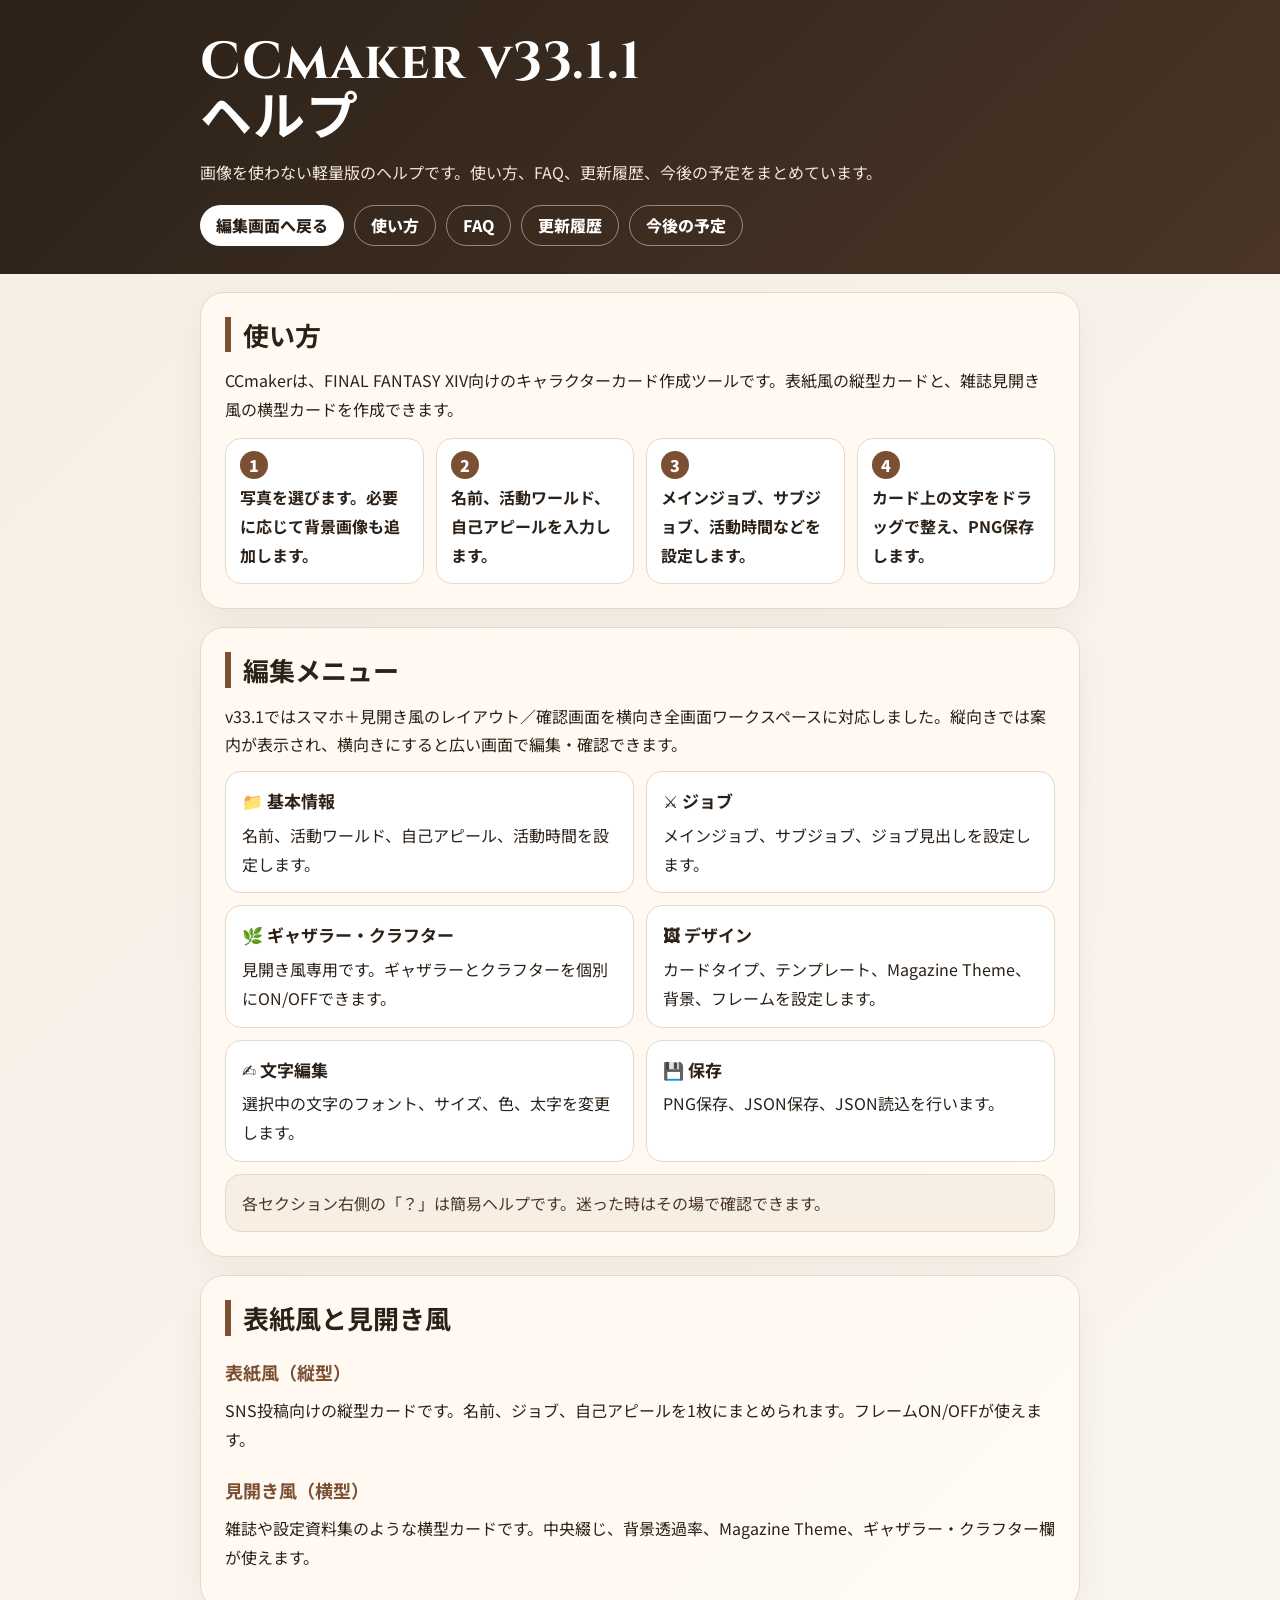
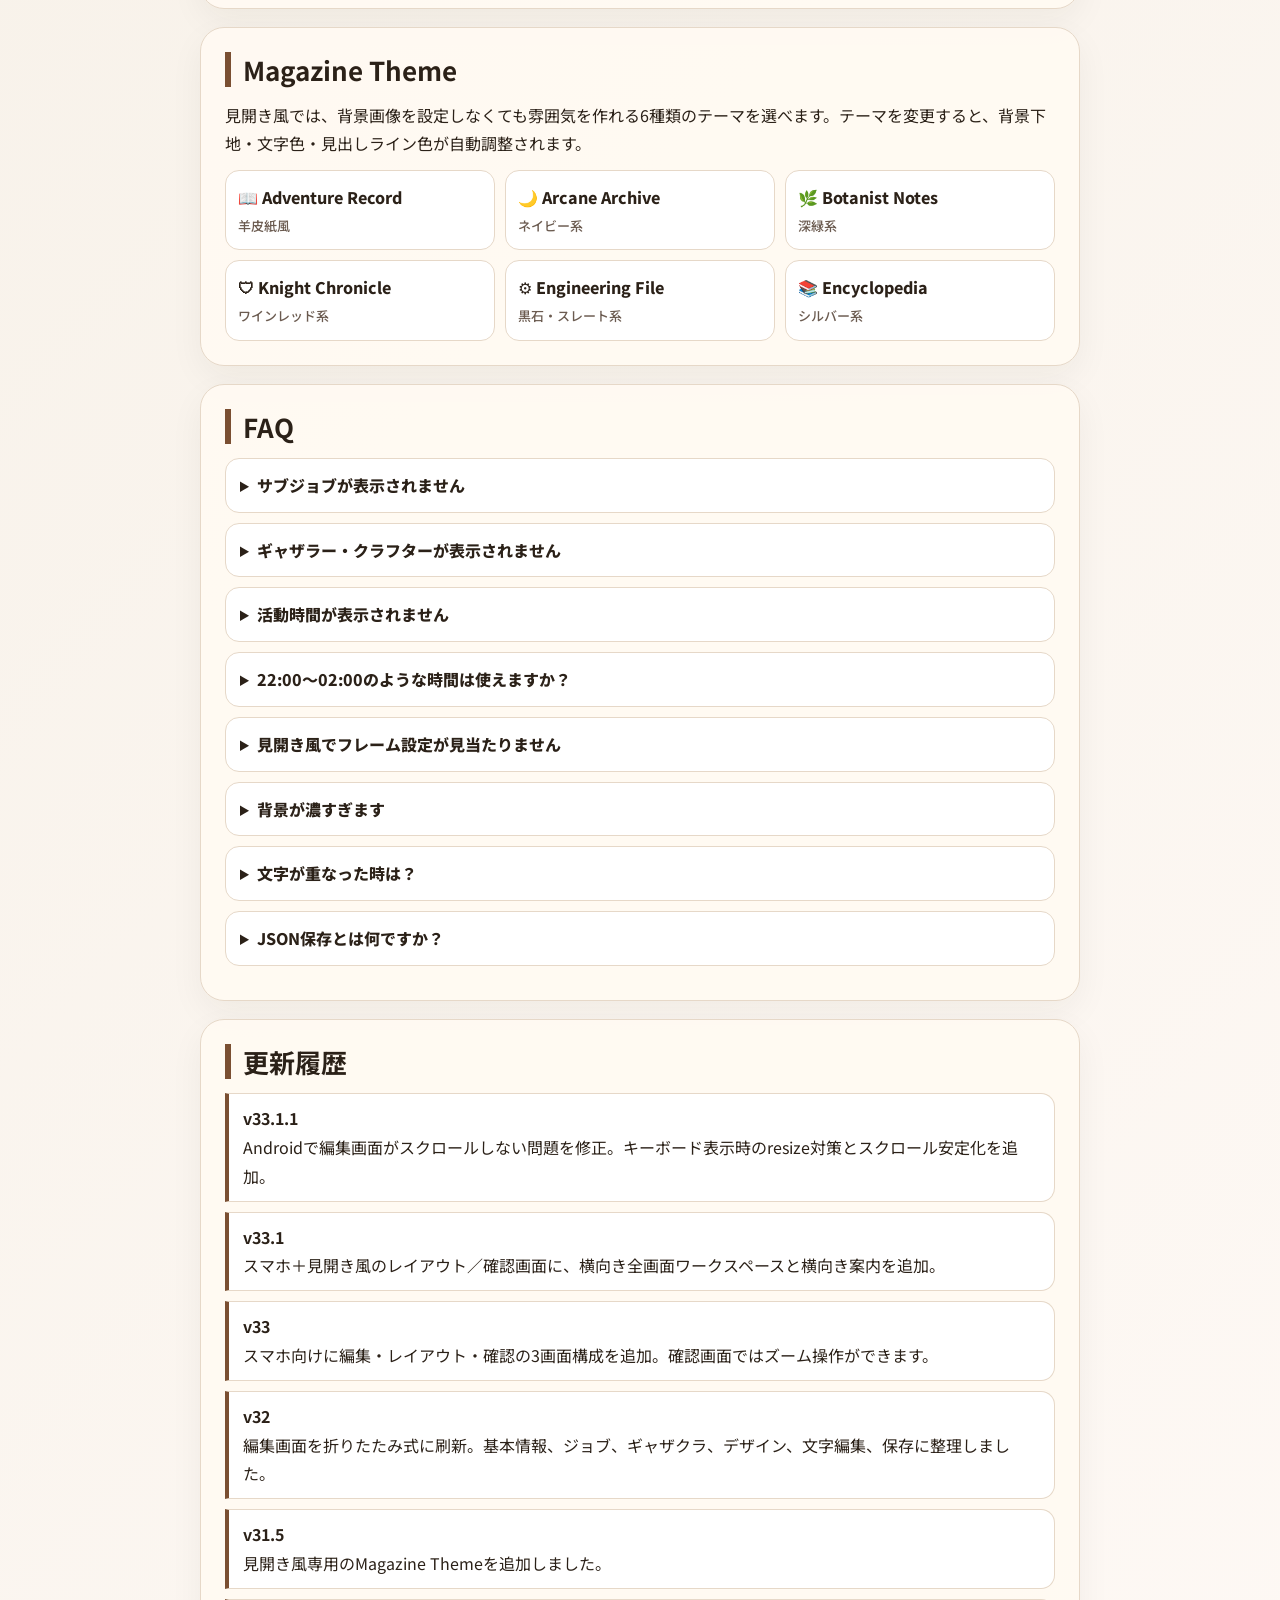
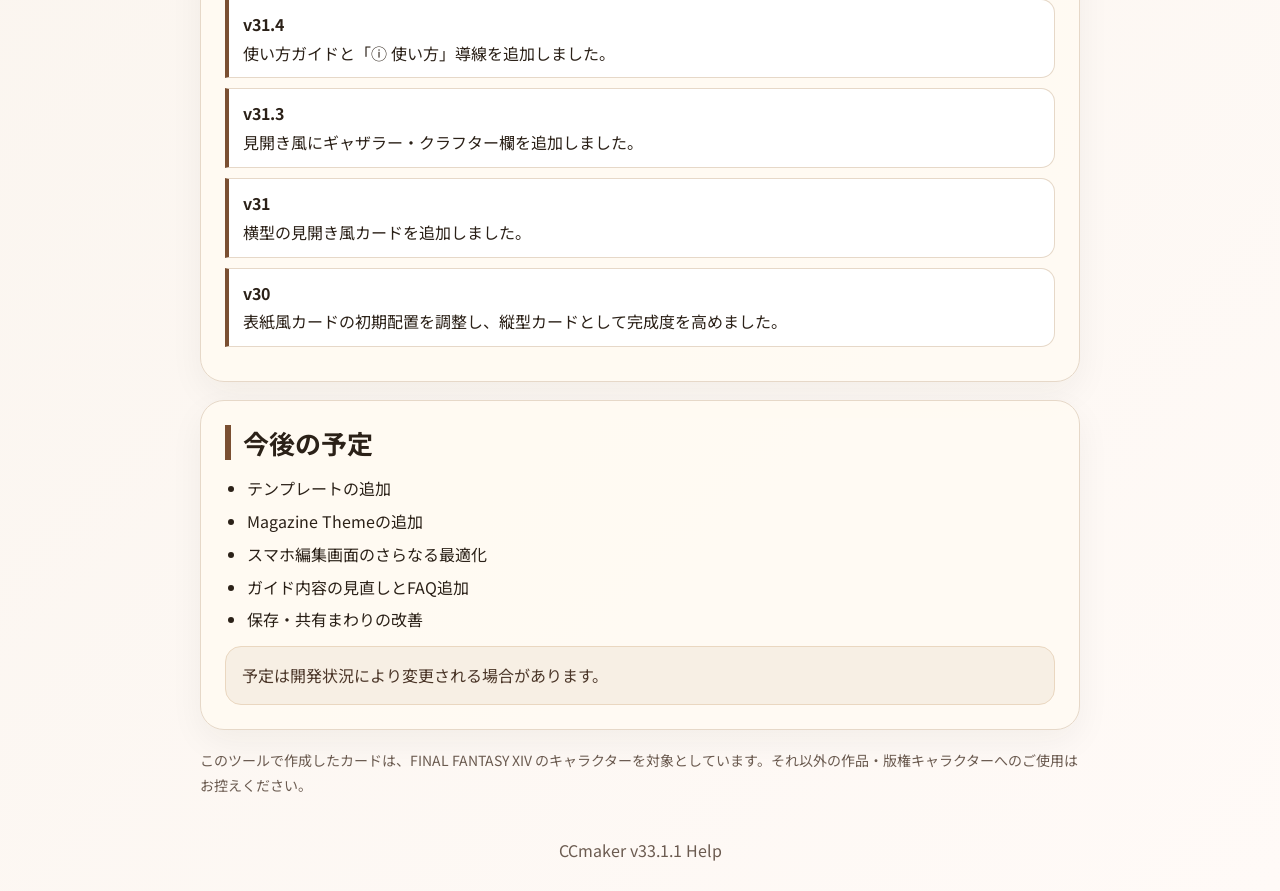
<file: guide.html>
<!DOCTYPE html>
<html lang="ja">
<head>
  <meta charset="UTF-8">
  <meta name="viewport" content="width=device-width, initial-scale=1.0">
  <title>CCmaker v33.1.1 ヘルプ</title>
  <link rel="preconnect" href="https://fonts.googleapis.com">
  <link rel="preconnect" href="https://fonts.gstatic.com" crossorigin>
  <link href="https://fonts.googleapis.com/css2?family=Noto+Sans+JP:wght@400;500;700;900&family=Cinzel:wght@700&display=swap" rel="stylesheet">
  <style>
    :root{
      --ink:#2b2118;
      --sub:#6b5b50;
      --accent:#7a4f32;
      --paper:#fbf7ef;
      --card:#fffaf3;
      --line:#e6d8c8;
      --soft:#f7efe4;
    }
    *{box-sizing:border-box}
    html{scroll-behavior:smooth}
    body{
      margin:0;
      background:linear-gradient(135deg,#f5efe5,#fffaf7);
      color:var(--ink);
      font-family:"Noto Sans JP",system-ui,sans-serif;
      line-height:1.8;
    }
    header{
      padding:34px 20px 28px;
      background:linear-gradient(135deg,#2b2118,#4a3527);
      color:#fff;
    }
    .wrap{max-width:920px;margin:0 auto;padding:0 20px}
    h1{
      font-family:Cinzel,"Noto Sans JP",serif;
      font-size:clamp(32px,5vw,52px);
      line-height:1.1;
      margin:0 0 10px;
      letter-spacing:.02em;
    }
    header p{margin:0;color:#f3e7d8}
    .top-actions{display:flex;gap:10px;flex-wrap:wrap;margin-top:18px}
    .btn{
      display:inline-flex;
      align-items:center;
      justify-content:center;
      border-radius:999px;
      padding:10px 16px;
      text-decoration:none;
      font-weight:800;
      line-height:1.2;
    }
    .btn.primary{background:#fff;color:#2b2118}
    .btn.ghost{border:1px solid rgba(255,255,255,.45);color:#fff}
    main{padding:28px 0 60px}
    .section{
      background:rgba(255,250,243,.96);
      border:1px solid var(--line);
      border-radius:24px;
      padding:24px;
      margin:18px 0;
      box-shadow:0 12px 34px rgba(43,33,24,.05);
    }
    h2{
      font-size:26px;
      margin:0 0 14px;
      border-left:6px solid var(--accent);
      padding-left:12px;
      line-height:1.35;
    }
    h3{font-size:18px;margin:20px 0 8px;color:var(--accent)}
    p{margin:0 0 12px}
    ul,ol{padding-left:1.35em;margin:8px 0 0}
    li{margin:.25em 0}
    .quick{
      display:grid;
      grid-template-columns:repeat(4,minmax(0,1fr));
      gap:12px;
      counter-reset:step;
      margin-top:14px;
    }
    .step{
      position:relative;
      background:#fff;
      border:1px solid var(--line);
      border-radius:16px;
      padding:44px 14px 14px;
      min-height:132px;
      font-weight:700;
    }
    .step:before{
      counter-increment:step;
      content:counter(step);
      position:absolute;
      left:14px;
      top:12px;
      width:28px;
      height:28px;
      border-radius:50%;
      background:var(--accent);
      color:#fff;
      display:grid;
      place-items:center;
      font-weight:900;
    }
    .menu-list{
      display:grid;
      grid-template-columns:repeat(2,minmax(0,1fr));
      gap:12px;
      margin-top:12px;
    }
    .menu-card{
      background:#fff;
      border:1px solid var(--line);
      border-radius:16px;
      padding:14px 16px;
    }
    .menu-card strong{display:block;font-size:17px;margin-bottom:4px}
    .note{
      background:var(--soft);
      border:1px solid #ead7c0;
      border-radius:16px;
      padding:14px 16px;
      color:#4b3628;
      margin-top:12px;
    }
    .theme-list{
      display:grid;
      grid-template-columns:repeat(3,minmax(0,1fr));
      gap:10px;
      margin-top:12px;
    }
    .theme-item{
      background:#fff;
      border:1px solid var(--line);
      border-radius:14px;
      padding:12px;
      font-weight:800;
    }
    .theme-item span{display:block;color:var(--sub);font-weight:500;font-size:13px;margin-top:2px}
    .faq details{
      background:#fff;
      border:1px solid var(--line);
      border-radius:14px;
      padding:12px 14px;
      margin:10px 0;
    }
    .faq summary{font-weight:800;cursor:pointer}
    .history{list-style:none;padding:0;margin:10px 0 0}
    .history li{
      border-left:4px solid var(--accent);
      background:#fff;
      border-radius:0 14px 14px 0;
      padding:10px 14px;
      margin:10px 0;
      border-top:1px solid var(--line);
      border-right:1px solid var(--line);
      border-bottom:1px solid var(--line);
    }
    .small{color:var(--sub);font-size:14px}
    footer{padding:26px 0;color:var(--sub);text-align:center}
    @media(max-width:760px){
      header{padding-top:26px}
      .section{border-radius:18px;padding:16px}
      .quick,.menu-list,.theme-list{grid-template-columns:1fr}
      .step{min-height:auto}
    }
  </style>
</head>
<body>
<header>
  <div class="wrap">
    <h1>CCmaker v33.1.1<br>ヘルプ</h1>
    <p>画像を使わない軽量版のヘルプです。使い方、FAQ、更新履歴、今後の予定をまとめています。</p>
    <div class="top-actions">
      <a class="btn primary" href="index.html">編集画面へ戻る</a>
      <a class="btn ghost" href="#howto">使い方</a>
      <a class="btn ghost" href="#faq">FAQ</a>
      <a class="btn ghost" href="#history">更新履歴</a>
      <a class="btn ghost" href="#roadmap">今後の予定</a>
    </div>
  </div>
</header>

<main class="wrap">
  <section id="howto" class="section">
    <h2>使い方</h2>
    <p>CCmakerは、FINAL FANTASY XIV向けのキャラクターカード作成ツールです。表紙風の縦型カードと、雑誌見開き風の横型カードを作成できます。</p>
    <div class="quick">
      <div class="step">写真を選びます。必要に応じて背景画像も追加します。</div>
      <div class="step">名前、活動ワールド、自己アピールを入力します。</div>
      <div class="step">メインジョブ、サブジョブ、活動時間などを設定します。</div>
      <div class="step">カード上の文字をドラッグで整え、PNG保存します。</div>
    </div>
  </section>

  <section class="section">
    <h2>編集メニュー</h2>
    <p>v33.1ではスマホ＋見開き風のレイアウト／確認画面を横向き全画面ワークスペースに対応しました。縦向きでは案内が表示され、横向きにすると広い画面で編集・確認できます。</p>
    <div class="menu-list">
      <div class="menu-card"><strong>📁 基本情報</strong>名前、活動ワールド、自己アピール、活動時間を設定します。</div>
      <div class="menu-card"><strong>⚔ ジョブ</strong>メインジョブ、サブジョブ、ジョブ見出しを設定します。</div>
      <div class="menu-card"><strong>🌿 ギャザラー・クラフター</strong>見開き風専用です。ギャザラーとクラフターを個別にON/OFFできます。</div>
      <div class="menu-card"><strong>🖼 デザイン</strong>カードタイプ、テンプレート、Magazine Theme、背景、フレームを設定します。</div>
      <div class="menu-card"><strong>✍ 文字編集</strong>選択中の文字のフォント、サイズ、色、太字を変更します。</div>
      <div class="menu-card"><strong>💾 保存</strong>PNG保存、JSON保存、JSON読込を行います。</div>
    </div>
    <div class="note">各セクション右側の「？」は簡易ヘルプです。迷った時はその場で確認できます。</div>
  </section>

  <section class="section">
    <h2>表紙風と見開き風</h2>
    <h3>表紙風（縦型）</h3>
    <p>SNS投稿向けの縦型カードです。名前、ジョブ、自己アピールを1枚にまとめられます。フレームON/OFFが使えます。</p>
    <h3>見開き風（横型）</h3>
    <p>雑誌や設定資料集のような横型カードです。中央綴じ、背景透過率、Magazine Theme、ギャザラー・クラフター欄が使えます。</p>
  </section>

  <section class="section">
    <h2>Magazine Theme</h2>
    <p>見開き風では、背景画像を設定しなくても雰囲気を作れる6種類のテーマを選べます。テーマを変更すると、背景下地・文字色・見出しライン色が自動調整されます。</p>
    <div class="theme-list">
      <div class="theme-item">📖 Adventure Record<span>羊皮紙風</span></div>
      <div class="theme-item">🌙 Arcane Archive<span>ネイビー系</span></div>
      <div class="theme-item">🌿 Botanist Notes<span>深緑系</span></div>
      <div class="theme-item">🛡 Knight Chronicle<span>ワインレッド系</span></div>
      <div class="theme-item">⚙ Engineering File<span>黒石・スレート系</span></div>
      <div class="theme-item">📚 Encyclopedia<span>シルバー系</span></div>
    </div>
  </section>

  <section id="faq" class="section faq">
    <h2>FAQ</h2>
    <details><summary>サブジョブが表示されません</summary><p>「サブジョブ欄を表示する」がONになっているか確認してください。</p></details>
    <details><summary>ギャザラー・クラフターが表示されません</summary><p>ギャザラー・クラフター欄は見開き風専用です。カードタイプを「見開き風（横型）」にしてください。</p></details>
    <details><summary>活動時間が表示されません</summary><p>「活動時間スケールバーを表示する」をONにしてください。表紙風テンプレートでは初期OFFの場合があります。</p></details>
    <details><summary>22:00〜02:00のような時間は使えますか？</summary><p>使えます。終了時刻が開始時刻より早い場合は、0時またぎとして翌日表示になります。</p></details>
    <details><summary>見開き風でフレーム設定が見当たりません</summary><p>見開き風ではフレーム設定は非表示です。代わりに中央綴じ、綴じ影、背景透過率、Magazine Themeを調整できます。</p></details>
    <details><summary>背景が濃すぎます</summary><p>見開き風では「背景透過率」を下げると、写真を薄く敷いた誌面風にできます。</p></details>
    <details><summary>文字が重なった時は？</summary><p>カード上の文字をドラッグして位置を調整してください。必要に応じて文字サイズも少し下げてください。</p></details>
    <details><summary>JSON保存とは何ですか？</summary><p>編集途中の状態を保存する機能です。後からJSON読込を使うと、編集内容を復元できます。</p></details>
  </section>

  <section id="history" class="section">
    <h2>更新履歴</h2>
    <ul class="history">
      <li><strong>v33.1.1</strong><br>Androidで編集画面がスクロールしない問題を修正。キーボード表示時のresize対策とスクロール安定化を追加。</li>
      <li><strong>v33.1</strong><br>スマホ＋見開き風のレイアウト／確認画面に、横向き全画面ワークスペースと横向き案内を追加。</li>
      <li><strong>v33</strong><br>スマホ向けに編集・レイアウト・確認の3画面構成を追加。確認画面ではズーム操作ができます。</li>
      <li><strong>v32</strong><br>編集画面を折りたたみ式に刷新。基本情報、ジョブ、ギャザクラ、デザイン、文字編集、保存に整理しました。</li>
      <li><strong>v31.5</strong><br>見開き風専用のMagazine Themeを追加しました。</li>
      <li><strong>v31.4</strong><br>使い方ガイドと「ⓘ 使い方」導線を追加しました。</li>
      <li><strong>v31.3</strong><br>見開き風にギャザラー・クラフター欄を追加しました。</li>
      <li><strong>v31</strong><br>横型の見開き風カードを追加しました。</li>
      <li><strong>v30</strong><br>表紙風カードの初期配置を調整し、縦型カードとして完成度を高めました。</li>
    </ul>
  </section>

  <section id="roadmap" class="section">
    <h2>今後の予定</h2>
    <ul>
      <li>テンプレートの追加</li>
      <li>Magazine Themeの追加</li>
      <li>スマホ編集画面のさらなる最適化</li>
      <li>ガイド内容の見直しとFAQ追加</li>
      <li>保存・共有まわりの改善</li>
    </ul>
    <div class="note">予定は開発状況により変更される場合があります。</div>
  </section>

  <p class="small">このツールで作成したカードは、FINAL FANTASY XIV のキャラクターを対象としています。それ以外の作品・版権キャラクターへのご使用はお控えください。</p>
</main>
<footer>CCmaker v33.1.1 Help</footer>
</body>
</html>
</file>
